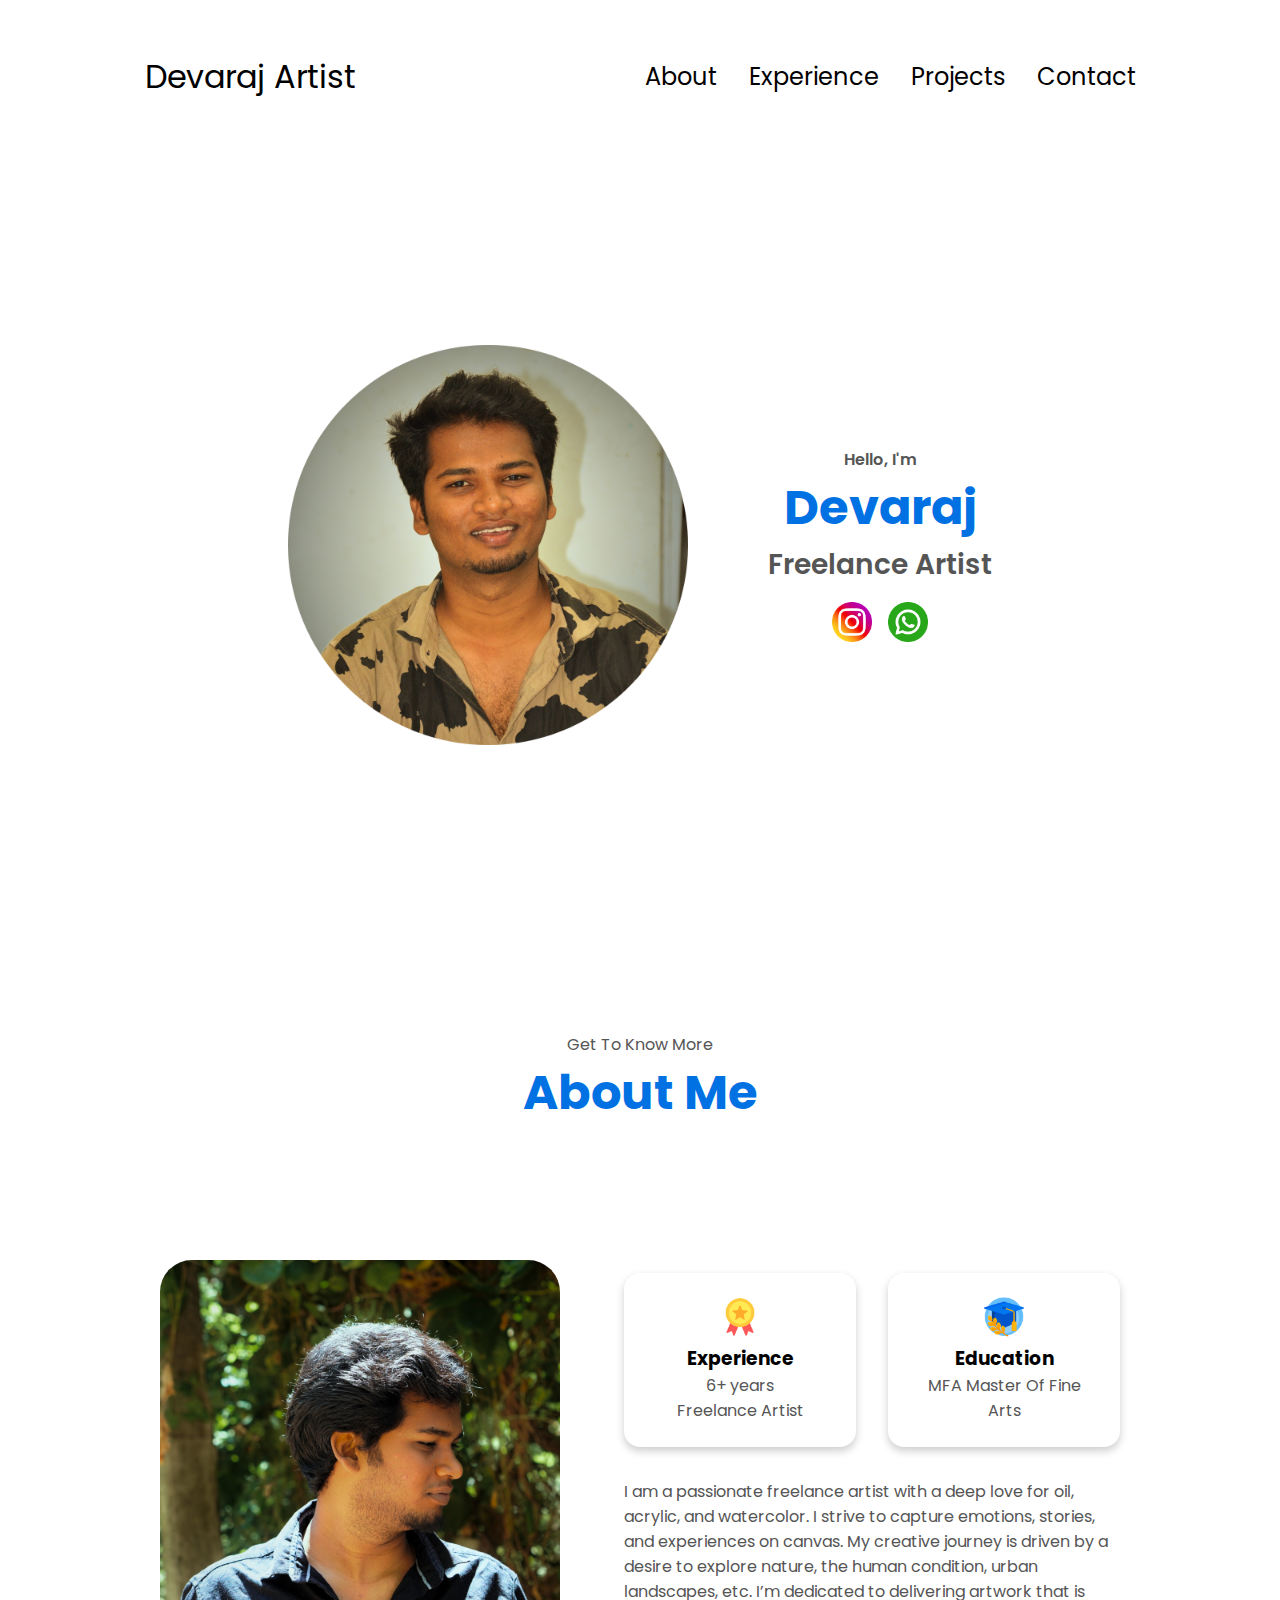
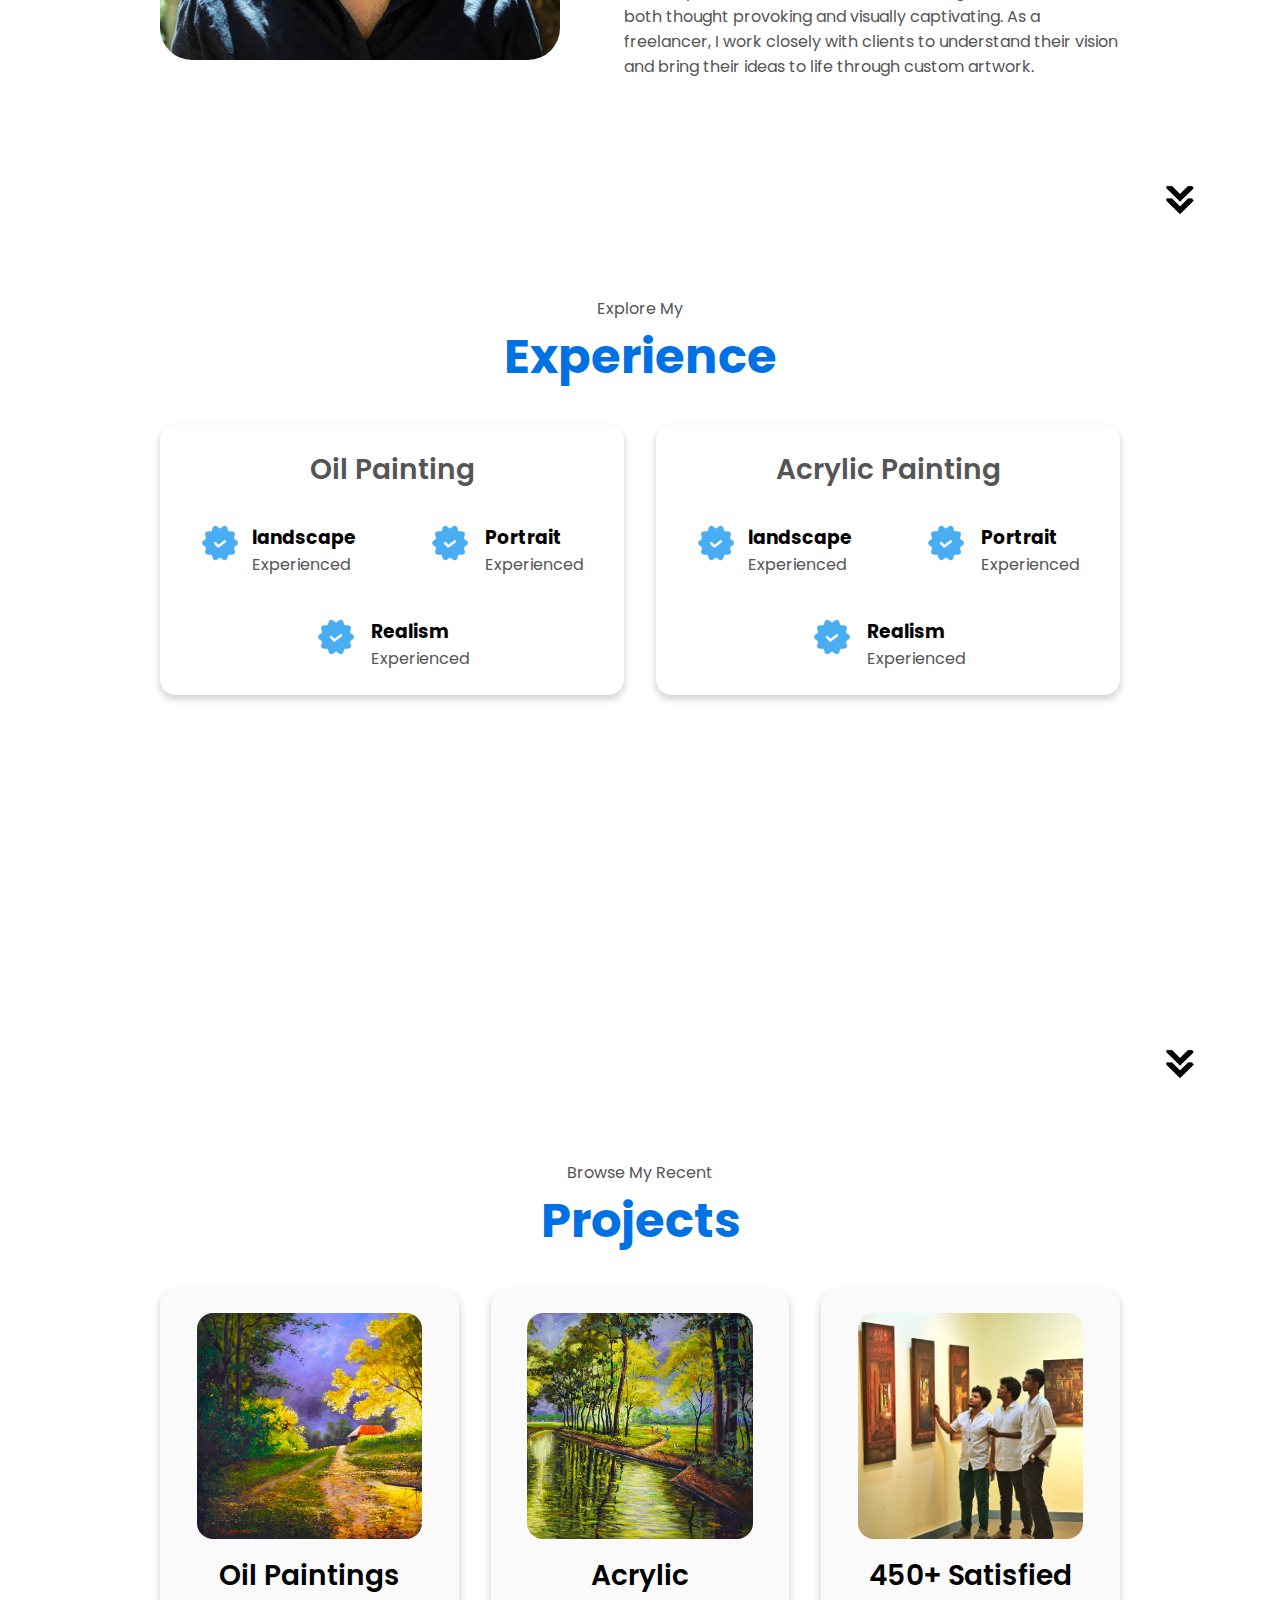
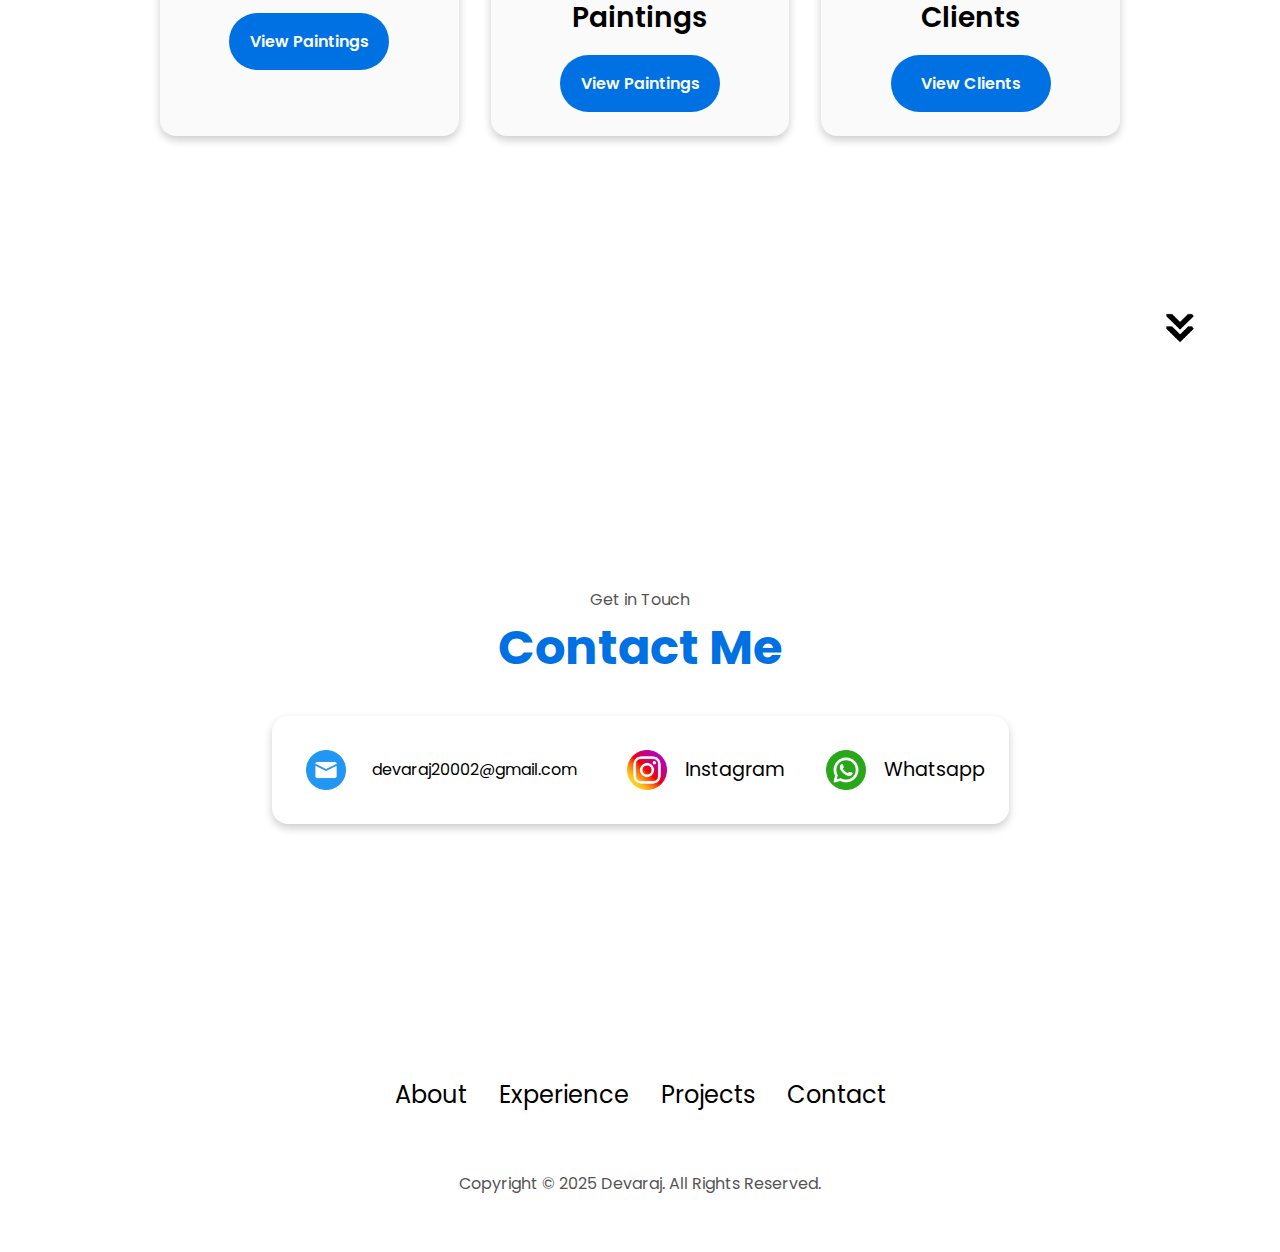
<file: index.html>
<!DOCTYPE html>
<html lang="en">
  <head>
    <meta charset="UTF-8" />
    <meta http-equiv="X-UA-Compatible" content="IE=edge" />
    <meta name="viewport" content="width=device-width, initial-scale=1.0" />
    <title>Profile</title>
    <link rel="shortcut icon" href="assets/paint-palette.png" type="image/x-icon">
    <link rel="stylesheet" href="style.css" />
    <link rel="stylesheet" href="mediaqueries.css" />
  </head>
  <body>
    <nav id="desktop-nav">
      <div class="logo">Devaraj Artist</div>
      <div>
        <ul class="nav-links">
          <li><a href="#about">About</a></li>
          <li><a href="#experience">Experience</a></li>
          <li><a href="#projects">Projects</a></li>
          <li><a href="#contact">Contact</a></li>
        </ul>
      </div>
    </nav>
    <nav id="hamburger-nav">
      <div class="logo">Devaraj Artist</div>
      <div class="hamburger-menu">
        <div class="hamburger-icon" onclick="toggleMenu()">
          <span></span>
          <span></span>
          <span></span>
        </div>
        <div class="menu-links">
          <li><a href="#about" onclick="toggleMenu()">About</a></li>
          <li><a href="#experience" onclick="toggleMenu()">Experience</a></li>
          <li><a href="#projects" onclick="toggleMenu()">Projects</a></li>
          <li><a href="#contact" onclick="toggleMenu()">Contact</a></li>
        </div>
      </div>
    </nav>
    <section id="profile">
      <div class="section__pic-container">
        <img src="./assets/new.png" alt="profile picture" />
      </div>
      <div class="section__text">
        <p class="section__text__p1">Hello, I'm</p>
        <h1 class="title">Devaraj</h1>
        <p class="section__text__p2">Freelance Artist</p>
        <!-- <div class="btn-container">
          <button
            class="btn btn-color-2"
            onclick="window.open('./assets/resume-example.pdf')"
          >
            Download CV
          </button>
          <button class="btn btn-color-1" onclick="location.href='./#contact'">
            Contact Info
          </button>
        </div> -->
        <div id="socials-container">
          <img
            src="./assets/social.png"
            alt="My Instagram profile"
            class="icon"
            onclick="location.href='https://www.instagram.com/devaraj.paintings/'" 
          />
          <img
            src="./assets/whatsapp.png"
            alt="My Whatsapp profile"
            class="icon"
            onclick="location.href='https://wa.me/6379340034/?text=hi'"
          />
        </div>
      </div>
    </section>
    <section id="about">
      <p class="section__text__p1">Get To Know More</p>
      <h1 class="title">About Me</h1>
      <div class="section-container">
        <div class="section__pic-container">
          <img
            src="./assets/deva.png"
            alt="Profile picture"
            class="about-pic"
          />
        </div>
        <div class="about-details-container">
          <div class="about-containers">
            <div class="details-container">
              <img
                src="./assets/medal.png"
                alt="Experience icon"
                class="icon"
              />
              <h3>Experience</h3>
              <p>6+ years <br />Freelance Artist</p>
            </div>
            <div class="details-container">
              <img
                src="./assets/graduation-cap.png"
                alt="Education icon"
                class="icon"
              />
              <h3>Education</h3>
              <p>MFA Master Of Fine Arts</p>
              <!-- <p>B.Sc. Bachelors Degree<br />M.Sc. Masters Degree</p> -->
            </div>
          </div>
          <div class="text-container">
            <p>
              I am a passionate freelance artist with a deep love for oil, acrylic, and 
              watercolor. I strive to capture emotions,
               stories, and experiences on canvas. My creative journey is driven by 
               a desire to explore nature, the human condition, urban landscapes, etc. 
               I’m dedicated to delivering artwork that is both thought provoking and 
               visually captivating. As a freelancer, I work closely with clients to
                understand their vision and bring their ideas to life through custom artwork.
            </p>
          </div>
        </div>
      </div>
      <img
        src="./assets/arrow.png"
        alt="Arrow icon"
        class="icon arrow"
        onclick="location.href='./#experience'"
      />
    </section>
    <section id="experience">
      <p class="section__text__p1">Explore My</p>
      <h1 class="title">Experience</h1>
      <div class="experience-details-container">
        <div class="about-containers">
          <div class="details-container">
            <h2 class="experience-sub-title">Oil Painting</h2>
            <div class="article-container">
              <article>
                <img
                  src="./assets/verified.png"
                  alt="Experience icon"
                  class="icon"
                />
                <div>
                  <h3>landscape</h3>
                  <p>Experienced</p>
                </div>
              </article>
              <article>
                <img
                  src="./assets/verified.png"
                  alt="Experience icon"
                  class="icon"
                />
                <div>
                  <h3>Portrait</h3>
                  <p>Experienced</p>
                </div>
              </article>
              <article>
                <img
                  src="./assets/verified.png"
                  alt="Experience icon"
                  class="icon"
                />
                <div>
                  <h3>Realism</h3>
                  <p>Experienced</p>
                </div>
              </article>
            </div>
          </div>
          <div class="details-container">
            <h2 class="experience-sub-title">Acrylic Painting</h2>
            <div class="article-container">
              <article>
                <img
                  src="./assets/verified.png"
                  alt="Experience icon"
                  class="icon"
                />
                <div>
                  <h3>landscape</h3>
                  <p>Experienced</p>
                </div>
              </article>
              <article>
                <img
                  src="./assets/verified.png"
                  alt="Experience icon"
                  class="icon"
                />
                <div>
                  <h3>Portrait</h3>
                  <p>Experienced</p>
                </div>
              </article>
              <article>
                <img
                  src="./assets/verified.png"
                  alt="Experience icon"
                  class="icon"
                />
                <div>
                  <h3>Realism</h3>
                  <p>Experienced</p>
                </div>
              </article>
              <!-- <article>
                <img
                  src="./assets/verified.png"
                  alt="Experience icon"
                  class="icon"
                />
                <div>
                  <h3>Impressionism</h3>
                  <p>Experienced</p>
                </div>
              </article> -->
            </div>
          </div>
        </div>
      </div>
      <img
        src="./assets/arrow.png"
        alt="Arrow icon"
        class="icon arrow"
        onclick="location.href='./#projects'"
      />
    </section>
    <section id="projects">
      <p class="section__text__p1">Browse My Recent</p>
      <h1 class="title">Projects</h1>
      <div class="experience-details-container">
        <div class="about-containers">
          <div class="details-container color-container">
            <div class="article-container">
              <img
                src="./assets/Painting-1.JPG"
                alt="Project 1"
                class="project-img"
              />
            </div>
            <h2 class="experience-sub-title project-title">Oil Paintings</h2>
            <div class="btn-container">

              <!-- <button
                class="btn btn-color-2 project-btn"
                onclick="location.href='oil-paintings.html'"
              >
                View Paintings
              </button> -->
              <a class="btn btn-color-2 project-btn" href="oil-paintings.html"
               style="text-decoration:none; background: #0071e3;
                -webkit-tap-highlight-color: transparent !important; 
                color: rgb(250, 250, 250);"
               >View Paintings</a>
              <!-- <button
                class="btn btn-color-2 project-btn"
                onclick="location.href='https://github.com/'"
              >
                Live Demo
              </button> -->
            </div>
          </div>
          <div class="details-container color-container">
            <div class="article-container">
              <img
                src="./assets/Painting-2.JPG"
                alt="Project 2"
                class="project-img"
              />
            </div>
            <h2 class="experience-sub-title project-title">Acrylic Paintings</h2>
            <div class="btn-container">

              <a class="btn btn-color-2 project-btn" href="acrylic-paintings.html"
               style="text-decoration:none; background: #0071e3;
                -webkit-tap-highlight-color: transparent !important;
                color: rgb(250, 250, 250);"
               >View Paintings</a>
              <!-- <a href="acrylic-paintings.html">llll</a> -->
              <!-- <button
                class="btn btn-color-2 project-btn"
                onclick="location.href='/acrylic-paintings.html'"
              >
                View Paintings
              </button> -->
              <!-- <button
                class="btn btn-color-2 project-btn"
                onclick="location.href='https://github.com/'"
              >
                Live Demo
              </button> -->
            </div>
          </div>
          <div class="details-container color-container">
            <div class="article-container">
              <img
                src="./assets/clients.png"
                alt="Project 3"
                class="project-img"
              />
            </div>
            <h2 class="experience-sub-title project-title">450+ Satisfied Clients</h2>
            <div class="btn-container">
              <a class="btn btn-color-2 project-btn" href="client.html"
               style="background: #0071e3;
                -webkit-tap-highlight-color: transparent !important;
                color: rgb(250, 250, 250);"
               >View Clients</a>
              <!-- <button
                class="btn btn-color-2 project-btn"
                onclick="location.href='/client.html'"
              >
                View Clients
              </button> -->
              <!-- <button
                class="btn btn-color-2 project-btn"
                onclick="location.href='https://github.com/'"
              >
                Live Demo
              </button> -->
            </div>
          </div>
        </div>
      </div>
      <img
        src="./assets/arrow.png"
        alt="Arrow icon"
        class="icon arrow"
        onclick="location.href='./#contact'"
      />
    </section>

    <!-- <section id="order">
      <p class="section__text__p1">Place an Order</p>
      <h1 class="title">Shipping</h1>
      <div class="order-card-container">
          <div class="order-card">
            <img class="order-img" src="assets/order/package.png" alt="order1">
            <h2 class="order-title">Secured Package</h2>
          </div>
          <div class="order-card">
            <img class="order-img" src="assets/order/package.png" alt="order1">
            <h2 class="order-title">Free & Fast Shipping</h2>
          </div>
          <div class="order-card">
            <img class="order-img" src="assets/order/package.png" alt="order1">
            <h2 class="order-title">India & International</h2>
          </div>
          <div class="order-card">
            <img class="order-img" src="assets/order/package.png" alt="order1">
            <h2 class="order-title">Delivery</h2>
          </div>
          <div class="order-card">
            <img class="order-img" src="assets/order/package.png" alt="order1">
            <h2 class="order-title">Payment</h2>
          </div>
      </div> -->
      
    </section>

    
    <section id="contact">
      <p class="section__text__p1">Get in Touch</p>
      <h1 class="title">Contact Me</h1>
      <div class="contact-info-upper-container">
        <div class="contact-info-container">
          <img
            src="./assets/mail.png"
            alt="Email icon"
            class="icon contact-icon email-icon"
          />
          <p><div>devaraj20002@gmail.com</div></p>
        </div>
        <div class="contact-info-container" style="color:#0071e3">
          <img
            src="./assets/social.png"
            alt="LinkedIn icon"
            class="icon contact-icon"
          />
          <p><a href="https://www.instagram.com/devaraj.paintings/"
             style="-webkit-tap-highlight-color: transparent !important;"
             >Instagram</a></p>
            </div>

        <div class="contact-info-container">
          <img
            src="./assets/whatsapp.png"
            alt="LinkedIn icon"
            class="icon contact-icon"
          />
          <p><a alt="Instagram" onclick="location.href='https://wa.me/6379340034/?text=hi'"
             style="text-decoration:none; -webkit-tap-highlight-color: transparent !important;"
             >Whatsapp</a></p>
            </div>
        </div>
      </div>
    </section>
    <footer>
      <nav>
        <div class="nav-links-container">
          <ul class="nav-links">
            <li><a href="#about">About</a></li>
            <li><a href="#experience">Experience</a></li>
            <li><a href="#projects">Projects</a></li>
            <li><a href="#contact">Contact</a></li>
          </ul>
        </div>
      </nav>
      <p>Copyright &#169; 2025 Devaraj. All Rights Reserved.</p>
    </footer>
    <script src="script.js"></script>
  </body>
</html>
</file>
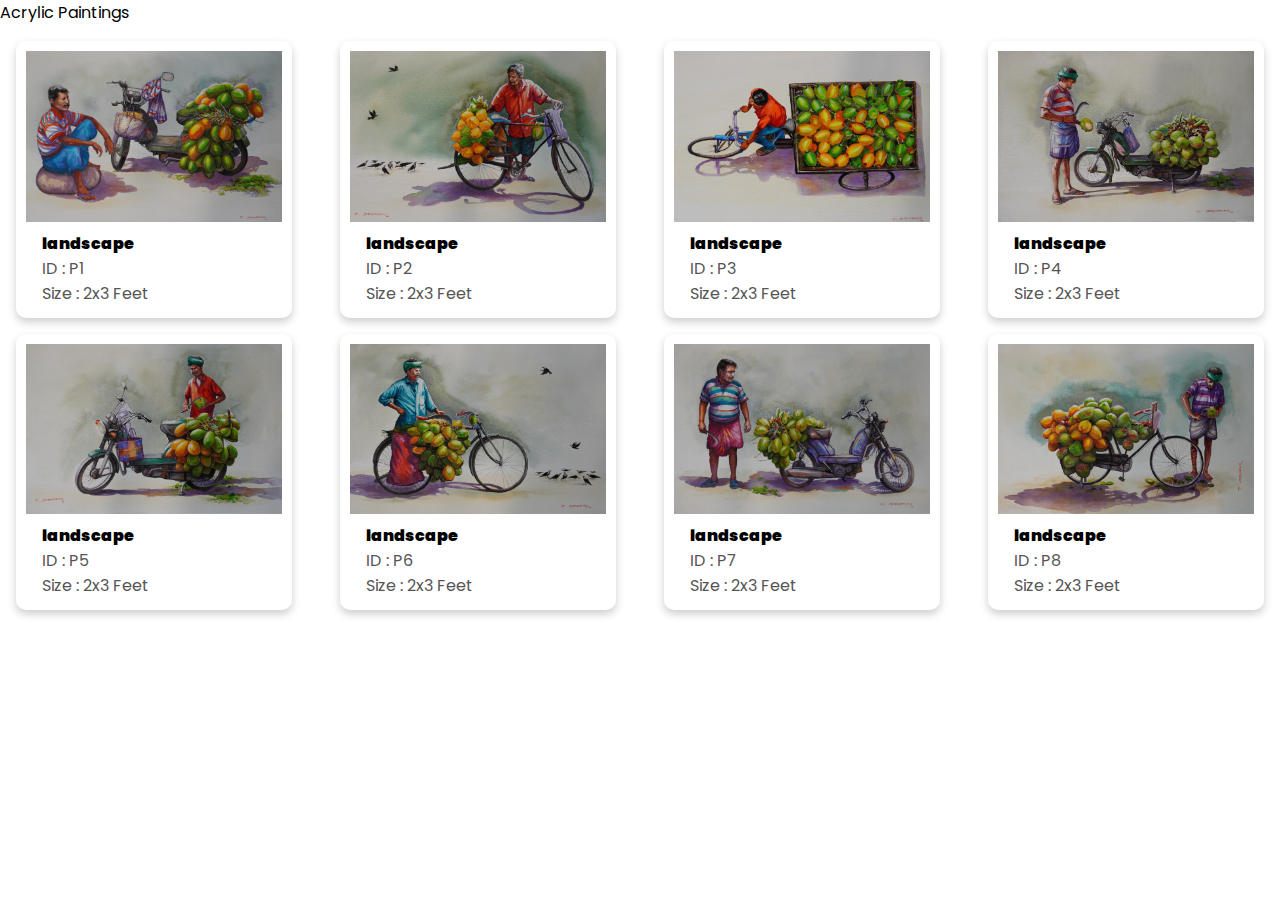
<file: acrylic-paintings.html>
<!DOCTYPE html>
<html lang="en">
<head>
    <meta charset="UTF-8">
    <meta name="viewport" content="width=device-width, initial-scale=1.0">
    <link rel="shortcut icon" href="assets/paint-palette.png" type="image/x-icon">
    <title>Acrylic Paintings</title>
    <link rel="stylesheet" href="acrylic.css">
    <link rel="stylesheet" href="acrylicmedia.css">
    <link rel="stylesheet" href="index.html">
</head>
<body>
    <nav id="desktop-nav">
        <div class="logo">Devaraj Artist</div>
        <div>
            <ul class="nav-links">
                <li><a href="index.html">About</a></li>
                <li><a href="index.html">Experience</a></li>
                <li><a href="#Projects">Projects</a></li>
                <li><a href="#Contact">Contact</a></li>
            </ul>
        </div>
       </nav>
       <nav id="hamburger-nav">
        <div class="logo">Devaraj Artist</div>
        <div class="hamburger-menu">
            <div class="hamburger-icon" onclick="toggleMenu()">
                <span></span>
                <span></span>
                <span></span>
    
            </div>
            <div class="menu-links">
                <li><a href="#about" onclick="toggleMenu()">About</a></li>
                <li><a href="#Experience" onclick="toggleMenu()" >Experience</a></li>
                <li><a href="#Projects" onclick="toggleMenu()">Projects</a></li>
                <li><a href="#Contact" onclick="toggleMenu()">Contact</a></li>
            </div>
        </div>
    </nav>
    <div class="oil-title">Acrylic Paintings</div>
    <div class="card-container">
        <div class="card">
            <img src="./assets/acrylic/a1.jpeg" alt="Avatar" style="width:100%">
            <div class="container">
              <h4><b>landscape</b></h4>
              <p>ID : P1</p>
              <p>Size : 2x3 Feet</p>
            </div>
          </div>
        <div class="card">
            <img src="./assets/acrylic/a2.jpeg" alt="Avatar" style="width:100%">
            <div class="container">
              <h4><b>landscape</b></h4>
              <p>ID : P2</p>
              <p>Size : 2x3 Feet</p>
            </div>
          </div>
        <div class="card">
            <img src="./assets/acrylic/a3.jpeg" alt="Avatar" style="width:100%">
            <div class="container">
              <h4><b>landscape</b></h4>
              <p>ID : P3</p>
              <p>Size : 2x3 Feet</p>
            </div>
          </div>
        <div class="card">
            <img src="./assets/acrylic/a4.jpeg" alt="Avatar" style="width:100%">
            <div class="container">
              <h4><b>landscape</b></h4>
              <p>ID : P4</p>
              <p>Size : 2x3 Feet</p>
            </div>
          </div>
        <div class="card">
            <img src="./assets/acrylic/a5.jpeg" alt="Avatar" style="width:100%">
            <div class="container">
              <h4><b>landscape</b></h4>
              <p>ID : P5</p>
              <p>Size : 2x3 Feet</p>
            </div>
          </div>
        <div class="card">
            <img src="./assets/acrylic/a6.jpeg" alt="Avatar" style="width:100%">
            <div class="container">
              <h4><b>landscape</b></h4>
              <p>ID : P6</p>
              <p>Size : 2x3 Feet</p>
            </div>
          </div>
        <div class="card">
            <img src="./assets/acrylic/a7.jpeg" alt="Avatar" style="width:100%">
            <div class="container">
              <h4><b>landscape</b></h4>
              <p>ID : P7</p>
              <p>Size : 2x3 Feet</p>
            </div>
          </div>
        <div class="card">
            <img src="./assets/acrylic/a8.jpeg" alt="Avatar" style="width:100%">
            <div class="container">
              <h4><b>landscape</b></h4>
              <p>ID : P8</p>
              <p>Size : 2x3 Feet</p>
            </div>
          </div>
        <!-- <div class="card">
            <img src="./assets/acrylic/a9.jpg" alt="Avatar" style="width:100%">
            <div class="container">
              <h4><b>landscape</b></h4>
              <p>ID : P1</p>
              <p>Size : 2x3 Feet</p>
            </div>
          </div>
        <div class="card">
            <img src="./assets/oil.jpg" alt="Avatar" style="width:100%">
            <div class="container">
              <h4><b>landscape</b></h4>
              <p>ID : P1</p>
              <p>Size : 2x3 Feet</p>
            </div>
          </div>
        <div class="card">
            <img src="./assets/oil.jpg" alt="Avatar" style="width:100%">
            <div class="container">
              <h4><b>landscape</b></h4>
              <p>ID : P1</p>
              <p>Size : 2x3 Feet</p>
            </div>
          </div>
        <div class="card">
            <img src="./assets/oil.jpg" alt="Avatar" style="width:100%">
            <div class="container">
              <h4><b>landscape</b></h4>
              <p>ID : P1</p>
              <p>Size : 2x3 Feet</p>
            </div>
          </div>
        <div class="card">
            <img src="./assets/oil.jpg" alt="Avatar" style="width:100%">
            <div class="container">
              <h4><b>landscape</b></h4>
              <p>ID : P1</p>
              <p>Size : 2x3 Feet</p>
            </div>
          </div>
        <div class="card">
            <img src="./assets/oil.jpg" alt="Avatar" style="width:100%">
            <div class="container">
              <h4><b>landscape</b></h4>
              <p>ID : P1</p>
              <p>Size : 2x3 Feet</p>
            </div>
          </div>
        <div class="card">
            <img src="./assets/oil.jpg" alt="Avatar" style="width:100%">
            <div class="container">
              <h4><b>landscape</b></h4>
              <p>ID : P1</p>
              <p>Size : 2x3 Feet</p>
            </div>
          </div>
        <div class="card">
            <img src="./assets/oil.jpg" alt="Avatar" style="width:100%">
            <div class="container">
              <h4><b>landscape</b></h4>
              <p>ID : P1</p>
              <p>Size : 2x3 Feet</p>
            </div>
          </div>
        <div class="card">
            <img src="./assets/oil.jpg" alt="Avatar" style="width:100%">
            <div class="container">
              <h4><b>landscape</b></h4>
              <p>ID : P1</p>
              <p>Size : 2x3 Feet</p>
            </div>
          </div>
        <div class="card">
            <img src="./assets/oil.jpg" alt="Avatar" style="width:100%">
            <div class="container">
              <h4><b>landscape</b></h4>
              <p>ID : P1</p>
              <p>Size : 2x3 Feet</p>
            </div>
          </div>
        <div class="card">
            <img src="./assets/oil.jpg" alt="Avatar" style="width:100%">
            <div class="container">
              <h4><b>landscape</b></h4>
              <p>ID : P1</p>
              <p>Size : 2x3 Feet</p>
            </div>
          </div>
        <div class="card">
            <img src="./assets/oil.jpg" alt="Avatar" style="width:100%">
            <div class="container">
              <h4><b>landscape</b></h4>
              <p>ID : P1</p>
              <p>Size : 2x3 Feet</p>
            </div>
          </div> -->
    </div>

        <script src="acrylicscript.js"></script>
</body>
</html>
</file>
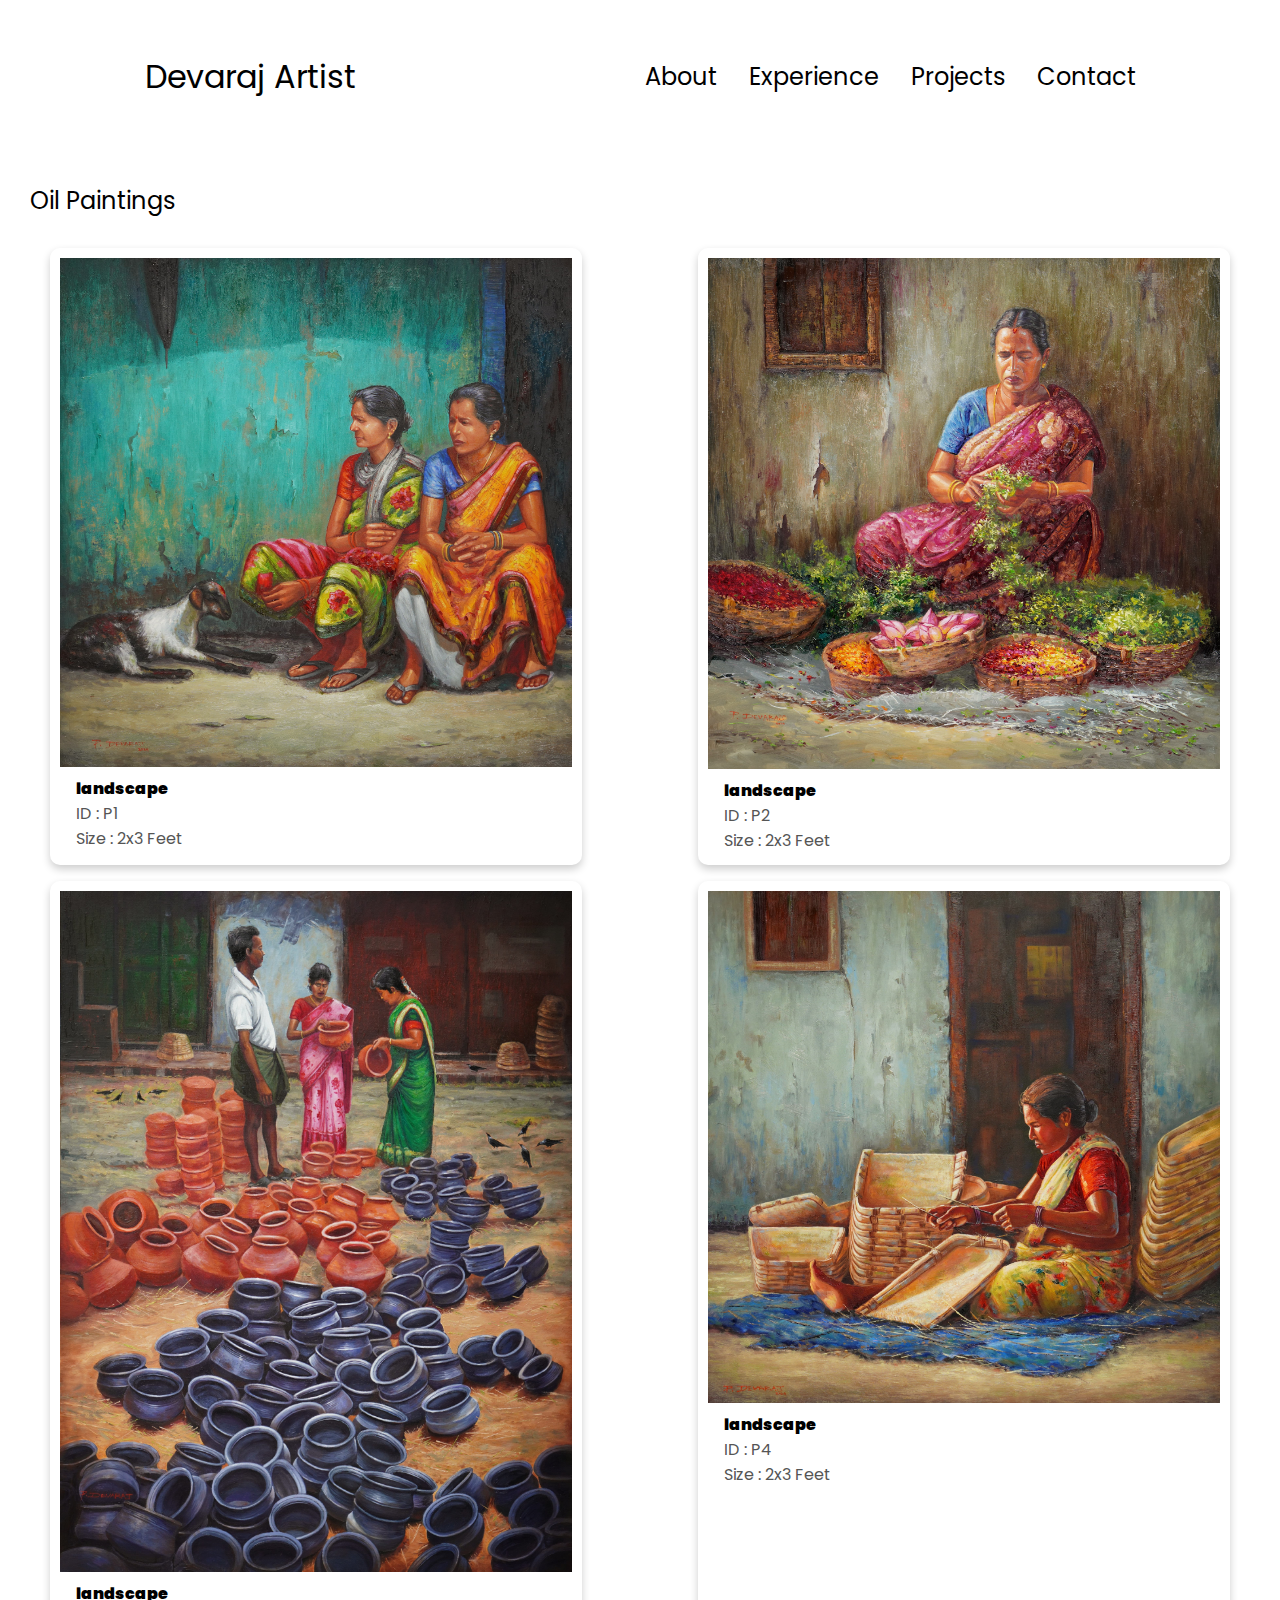
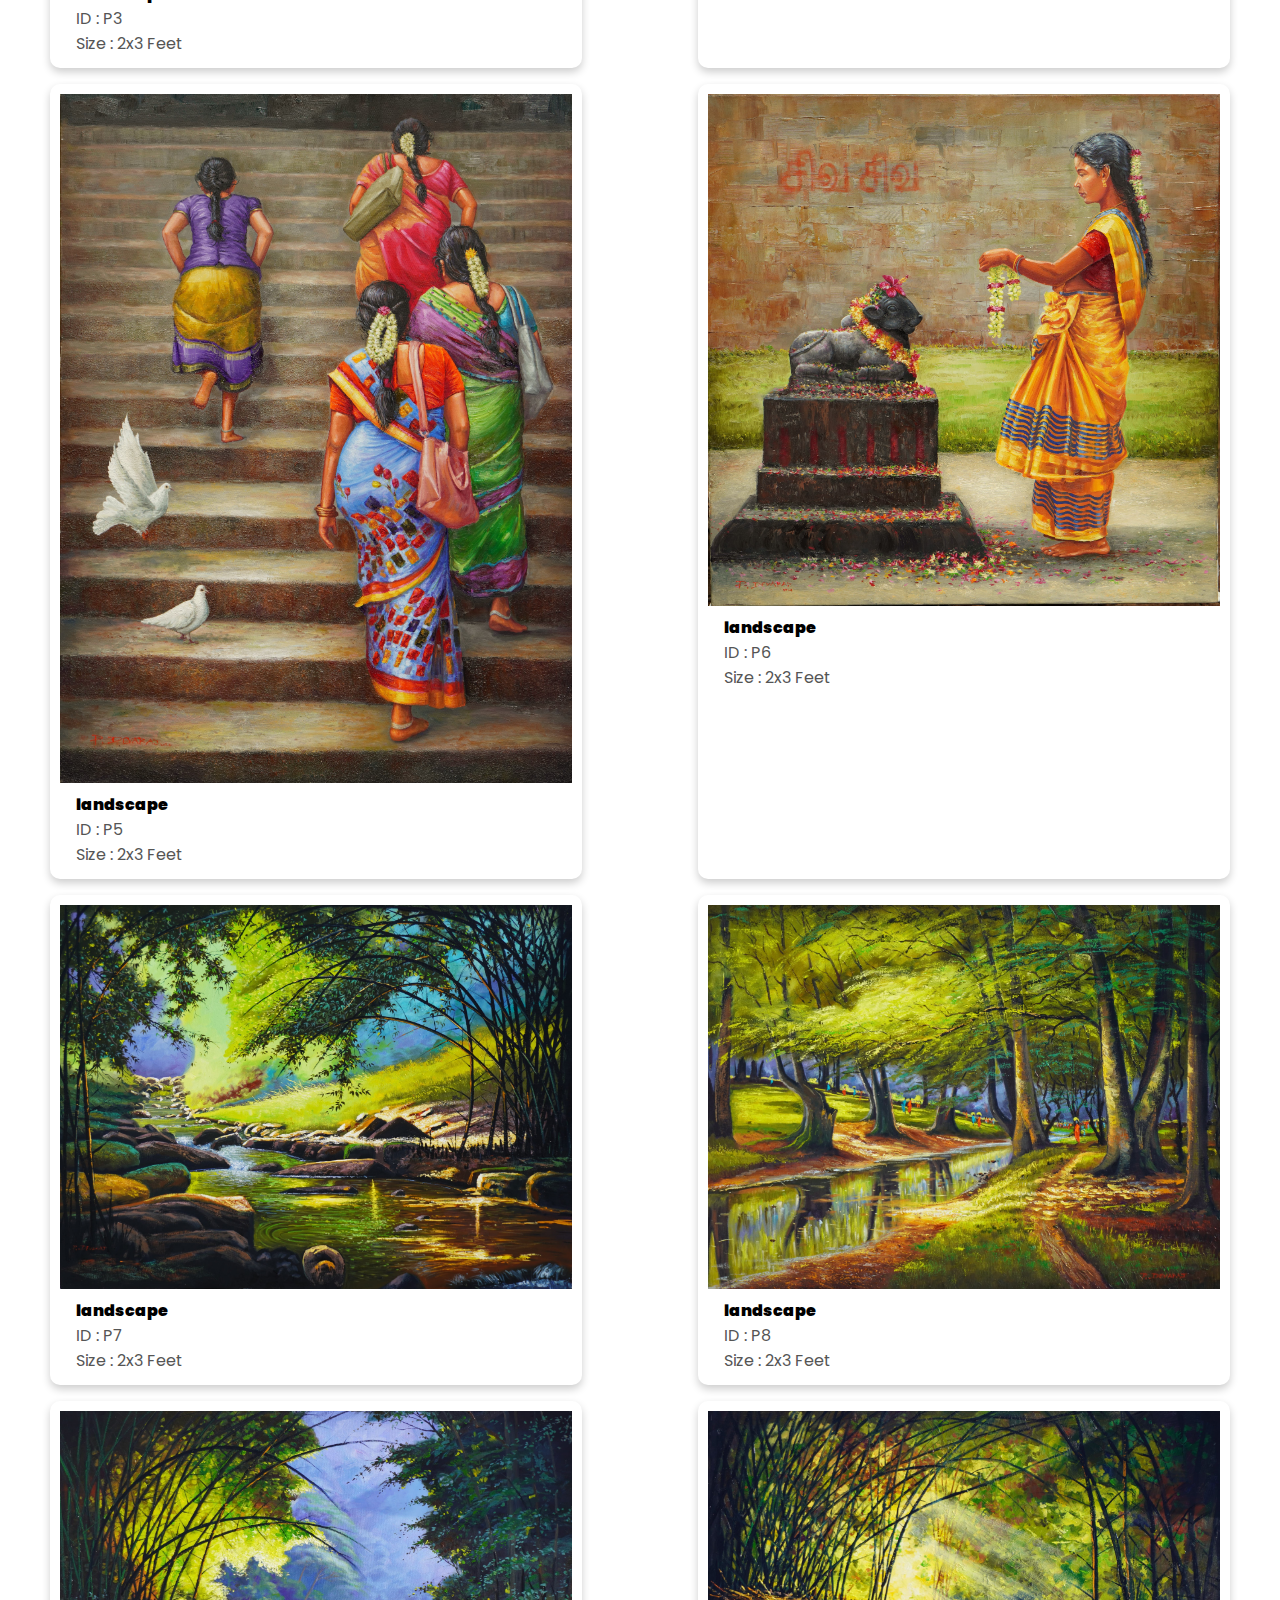
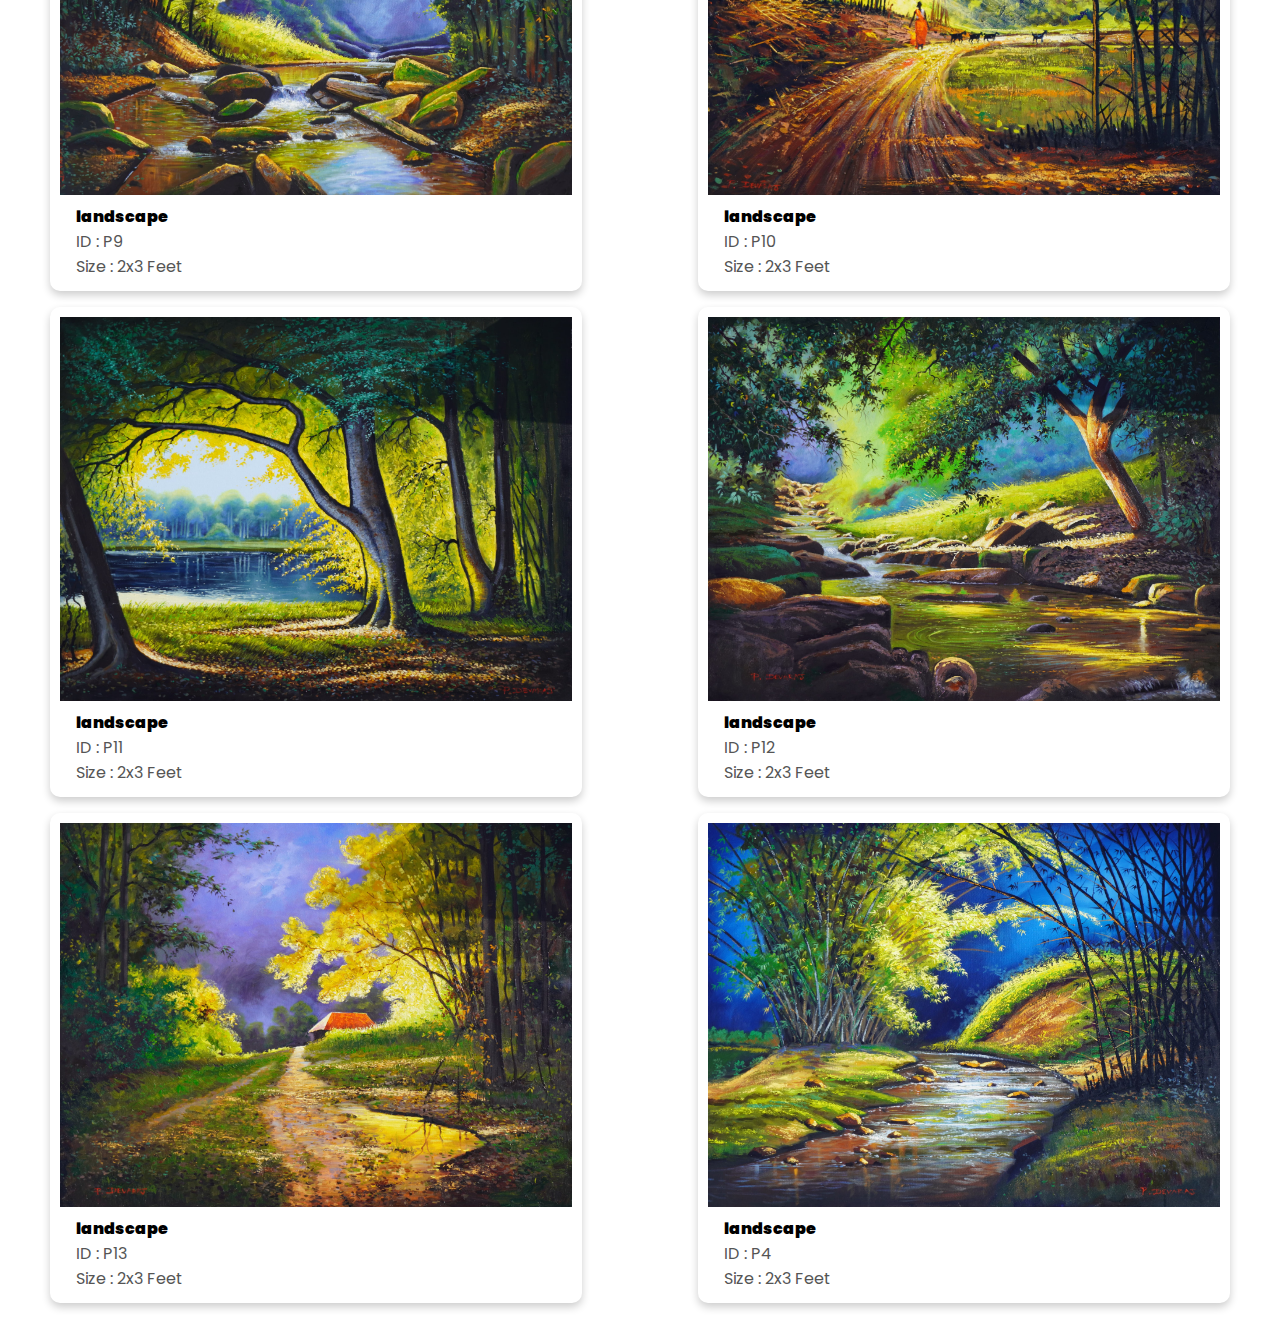
<file: oil-paintings.html>
<!DOCTYPE html>
<html lang="en">
<head>
    <meta charset="UTF-8">
    <meta name="viewport" content="width=device-width, initial-scale=1.0">
    <link rel="shortcut icon" href="assets/paint-palette.png" type="image/x-icon">
    <title>Oil Paintings</title>
    <link rel="stylesheet" href="oil-p.css">
    <link rel="stylesheet" href="oil-media-q.css">
    <link rel="stylesheet" href="index.html">
</head>
<body>
    <nav id="desktop-nav">
        <div class="logo">Devaraj Artist</div>
        <div>
            <ul class="nav-links">
                <li><a href="index.html">About</a></li>
                <li><a href="index.html">Experience</a></li>
                <li><a href="#Projects">Projects</a></li>
                <li><a href="#Contact">Contact</a></li>
            </ul>
        </div>
       </nav>
       <nav id="hamburger-nav">
        <div class="logo">Devaraj Artist</div>
        <div class="hamburger-menu">
            <div class="hamburger-icon" onclick="toggleMenu()">
                <span></span>
                <span></span>
                <span></span>
    
            </div>
            <div class="menu-links">
                <li><a href="#about" onclick="toggleMenu()">About</a></li>
                <li><a href="#Experience" onclick="toggleMenu()" >Experience</a></li>
                <li><a href="#Projects" onclick="toggleMenu()">Projects</a></li>
                <li><a href="#Contact" onclick="toggleMenu()">Contact</a></li>
            </div>
        </div>
    </nav>
    <div class="oil-title">Oil Paintings</div>
    <div class="card-container">
        <div class="card">
            <img src="./assets/oil/o1.jpeg" alt="Avatar" style="width:100%">
            <div class="container">
              <h4><b>landscape</b></h4>
              <p>ID : P1</p>
              <p>Size : 2x3 Feet</p>
            </div>
          </div>
        <div class="card">
            <img src="./assets/oil/o2.jpeg" alt="Avatar" style="width:100%">
            <div class="container">
              <h4><b>landscape</b></h4>
              <p>ID : P2</p>
              <p>Size : 2x3 Feet</p>
            </div>
          </div>
        <div class="card">
            <img src="./assets/oil/o3.jpeg" alt="Avatar" style="width:100%">
            <div class="container">
              <h4><b>landscape</b></h4>
              <p>ID : P3</p>
              <p>Size : 2x3 Feet</p>
            </div>
          </div>
        <div class="card">
            <img src="./assets/oil/o4.jpeg" alt="Avatar" style="width:100%">
            <div class="container">
              <h4><b>landscape</b></h4>
              <p>ID : P4</p>
              <p>Size : 2x3 Feet</p>
            </div>
          </div>
        <div class="card">
            <img src="./assets/oil/o5.jpeg" alt="Avatar" style="width:100%">
            <div class="container">
              <h4><b>landscape</b></h4>
              <p>ID : P5</p>
              <p>Size : 2x3 Feet</p>
            </div>
          </div>
        <div class="card">
            <img src="./assets/oil/o6.jpeg" alt="Avatar" style="width:100%">
            <div class="container">
              <h4><b>landscape</b></h4>
              <p>ID : P6</p>
              <p>Size : 2x3 Feet</p>
            </div>
          </div>
        <div class="card">
            <img src="./assets/oil/o7.jpeg" alt="Avatar" style="width:100%">
            <div class="container">
              <h4><b>landscape</b></h4>
              <p>ID : P7</p>
              <p>Size : 2x3 Feet</p>
            </div>
          </div>
        <div class="card">
            <img src="./assets/oil/o8.jpeg" alt="Avatar" style="width:100%">
            <div class="container">
              <h4><b>landscape</b></h4>
              <p>ID : P8</p>
              <p>Size : 2x3 Feet</p>
            </div>
          </div>
        <div class="card">
            <img src="./assets/oil/o9.jpeg" alt="Avatar" style="width:100%">
            <div class="container">
              <h4><b>landscape</b></h4>
              <p>ID : P9</p>
              <p>Size : 2x3 Feet</p>
            </div>
          </div>
        <div class="card">
            <img src="./assets/oil/o10.jpeg" alt="Avatar" style="width:100%">
            <div class="container">
              <h4><b>landscape</b></h4>
              <p>ID : P10</p>
              <p>Size : 2x3 Feet</p>
            </div>
          </div>
        <div class="card">
            <img src="./assets/oil/o11.jpeg" alt="Avatar" style="width:100%">
            <div class="container">
              <h4><b>landscape</b></h4>
              <p>ID : P11</p>
              <p>Size : 2x3 Feet</p>
            </div>
          </div>
        <div class="card">
            <img src="./assets/oil/o12.jpeg" alt="Avatar" style="width:100%">
            <div class="container">
              <h4><b>landscape</b></h4>
              <p>ID : P12</p>
              <p>Size : 2x3 Feet</p>
            </div>
          </div>
        <div class="card">
            <img src="./assets/oil/o13.jpeg" alt="Avatar" style="width:100%">
            <div class="container">
              <h4><b>landscape</b></h4>
              <p>ID : P13</p>
              <p>Size : 2x3 Feet</p>
            </div>
          </div>
        <div class="card">
            <img src="./assets/oil/o14.jpeg" alt="Avatar" style="width:100%">
            <div class="container">
              <h4><b>landscape</b></h4>
              <p>ID : P4</p>
              <p>Size : 2x3 Feet</p>
            </div>
          </div>
        <!-- <div class="card">
            <img src="./assets/oil/o15.jpg" alt="Avatar" style="width:100%">
            <div class="container">
              <h4><b>landscape</b></h4>
              <p>ID : P1</p>
              <p>Size : 2x3 Feet</p>
            </div>
          </div>
        <div class="card">
            <img src="./assets/oil.jpg" alt="Avatar" style="width:100%">
            <div class="container">
              <h4><b>landscape</b></h4>
              <p>ID : P1</p>
              <p>Size : 2x3 Feet</p>
            </div>
          </div>
        <div class="card">
            <img src="./assets/oil.jpg" alt="Avatar" style="width:100%">
            <div class="container">
              <h4><b>landscape</b></h4>
              <p>ID : P1</p>
              <p>Size : 2x3 Feet</p>
            </div>
          </div>
        <div class="card">
            <img src="./assets/oil.jpg" alt="Avatar" style="width:100%">
            <div class="container">
              <h4><b>landscape</b></h4>
              <p>ID : P1</p>
              <p>Size : 2x3 Feet</p>
            </div>
          </div>
        <div class="card">
            <img src="./assets/oil.jpg" alt="Avatar" style="width:100%">
            <div class="container">
              <h4><b>landscape</b></h4>
              <p>ID : P1</p>
              <p>Size : 2x3 Feet</p>
            </div>
          </div>
        <div class="card">
            <img src="./assets/oil.jpg" alt="Avatar" style="width:100%">
            <div class="container">
              <h4><b>landscape</b></h4>
              <p>ID : P1</p>
              <p>Size : 2x3 Feet</p>
            </div>
          </div> -->
    </div>

        <script src="oilscript.js"></script>
</body>
</html>
</file>
<file: style.css>
/* GENERAL */

@import url("https://fonts.googleapis.com/css2?family=Poppins:wght@300;400;500;600&display=swap");

* {
  margin: 0;
  padding: 0;
}

body {
  font-family: "Poppins", sans-serif;
  /* background: #45bdbd; */
}

html {
  scroll-behavior: smooth;
}

p {
  color: rgb(85, 85, 85);
}

/* TRANSITION */

a,
.btn {
  transition: all 300ms ease;
}

/* DESKTOP NAV */

nav,
.nav-links {
  display: flex;
}

nav {
  justify-content: space-around;
  align-items: center;
  height: 17vh;
}

.nav-links {
  gap: 2rem;
  list-style: none;
  font-size: 1.5rem;
}

a {
  color: black;
  text-decoration: none;
  text-decoration-color: white;
}

a:hover {
  color: #0071e3;
  /* text-decoration: underline;
  text-underline-offset: 1rem; */
  text-decoration-color: rgb(181, 181, 181);
}

.logo {
  font-size: 2rem;
  /* color:  #0071e3; */
}

.logo:hover {
  cursor: default;
}

/* HAMBURGER MENU */

#hamburger-nav {
  display: none;
}

.hamburger-menu {
  position: relative;
  display: inline-block;
}

.hamburger-icon {
  display: flex;
  flex-direction: column;
  justify-content: space-between;
  height: 24px;
  width: 30px;
  cursor: pointer;
}

.hamburger-icon span {
  width: 100%;
  height: 2px;
  background-color: black;
  transition: all 0.3 ease-in-out;
}

.menu-links {
  position: absolute;
  top: 100%;
  right: 0;
  background-color: white;
  width: fit-content;
  max-height: 0;
  overflow: hidden;
  transition: all 0.3 ease-in-out;
}

.menu-links a {
  display: block;
  padding: 10px;
  text-align: center;
  font-size: 1.5rem;
  color: black;
  text-decoration: none;
  transition: all 0.3 ease-in-out;
}

.menu-links li {
  list-style: none;
}

.menu-links.open {
  max-height: 300px;
}

.hamburger-icon.open span:first-child {
  transform: rotate(45deg) translate(10px, 5px);
}

.hamburger-icon.open span:nth-child(2) {
  opacity: 0;
}

.hamburger-icon.open span:last-child {
  transform: rotate(-45deg) translate(10px, -5px);
}

.hamburger-icon span:first-child {
  transform: none;
}

.hamburger-icon span:first-child {
  opacity: 1;
}

.hamburger-icon span:first-child {
  transform: none;
}

/* SECTIONS */

section {
  padding-top: 4vh;
  height: 96vh;
  margin: 0 10rem;
  box-sizing: border-box;
  min-height: fit-content;
}

.section-container {
  display: flex;
}

/* PROFILE SECTION */

#profile {
  display: flex;
  justify-content: center;
  gap: 5rem;
  height: 80vh;
}

.section__pic-container {
  display: flex;
  height: 400px;
  width: 400px;
  margin: auto 0;
}

.section__text {
  align-self: center;
  text-align: center;
}

.section__text p {
  font-weight: 600;
}

.section__text__p1 {
  text-align: center;
}

.section__text__p2 {
  font-size: 1.75rem;
  margin-bottom: 1rem;
}

.title {
  font-size: 3rem;
  text-align: center;
  color:  #0071e3;
}

#socials-container {
  display: flex;
  justify-content: center;
  margin-top: 1rem;
  gap: 1rem;
}

/* ICONS */

.icon {
  cursor: pointer;
  height: 2.5rem;
  -webkit-tap-highlight-color: transparent !important;
}


/* BUTTONS */

.btn-container {
  display: flex;
  justify-content: center;
  gap: 1rem;
}

.btn {
  font-weight: 600;
  transition: all 300ms ease;
  padding: 1rem;
  width: 8rem;
  border-radius: 2rem;
}

.btn-color-1:hover,
.btn-color-2:hover {
  cursor: pointer;
}

.btn-color-1,
.btn-color-2:hover {
  background: rgb(53, 53, 53); 
  color: white;
}

.btn-color-1:hover {
  background: rgb(0, 0, 0);
}

/* .btn-color-2 {
  background: none;
} */

.btn-color-2:hover {
  border: rgb(255, 255, 255) 0.1rem solid;
}

.btn-container {
  gap: 1rem;
}

/* ABOUT SECTION */

#about {
  position: relative;
}

.about-containers {
  gap: 2rem;
  margin-bottom: 2rem;
  margin-top: 2rem;
}

.about-details-container {
  justify-content: center;
  flex-direction: column;
}

.about-containers,
.about-details-container {
  display: flex;
}

.about-pic {
  border-radius: 2rem;
}

.arrow {
  position: absolute;
  right: -5rem;
  bottom: 2.5rem;
}

.details-container {
  padding: 1.5rem;
  flex: 1;
  background: white;
  /* border-radius: 2rem; */
  /* border: rgb(53, 53, 53) 0.1rem solid; */
  /* border-color: rgb(163, 163, 163); */
  text-align: center;
  border-radius: 1rem;
  box-shadow: 0 4px 8px 0 rgba(0,0,0,0.2);
  transition: 0.3s;
}
.details-container:hover{
  box-shadow: 0 8px 16px 0 rgba(0,0,0,0.2);
}

.section-container {
  gap: 4rem;
  height: 80%;
}

.section__pic-container {
  height: 400px;
  width: 400px;
  margin: auto 0;
}

/* EXPERIENCE SECTION */

#experience {
  position: relative;
}

.experience-sub-title {
  color: rgb(85, 85, 85);
  font-weight: 600;
  font-size: 1.75rem;
  margin-bottom: 2rem;
}

.experience-details-container {
  display: flex;
  justify-content: center;
  flex-direction: column;
}

.article-container {
  display: flex;
  text-align: initial;
  flex-wrap: wrap;
  flex-direction: row;
  gap: 2.5rem;
  justify-content: space-around;
}

article {
  display: flex;
  width: 10rem;
  justify-content: space-around;
  gap: 0.5rem;
}

article .icon {
  cursor: default;
}

/* ORDER SECTION */
/* #order{
  position: relative;
}
.order-card {
  padding: 10px;
  border-radius: 10px;
  box-shadow: 0 4px 8px 0 rgba(0,0,0,0.2);
  transition: 0.3s;
  width: 10%;
  
}

.order-card:hover {
  box-shadow: 0 8px 16px 0 rgba(0,0,0,0.2);
}

.container {
  padding: 2px 16px;
}
.order-card-container{
  gap: 2rem;
  margin-bottom: 2rem;
  margin-top: 1rem;
  display: flex;
  flex-wrap: wrap;
  flex-direction: row;
  gap: 1rem;
  justify-content: space-around;
}
.order-img{
  width: 100%;
  border-radius: 5px;
}
.order-title{
  text-align: center;
} */


/* PROJECTS SECTION */

#projects {
  position: relative;
}

.color-container {
  border-color: rgb(163, 163, 163);
  background: rgb(250, 250, 250);
}

.project-img {
  border-radius: 1rem;
  width: 90%;
  height: 90%;
}

.project-title {
  margin: 1rem;
  color: black;
}

.project-btn {
  color: black;
  border-color: rgb(163, 163, 163);
  background-color: rgba(163, 163, 163, 0.322);
  /* border-width: medium; */
  /* border: none; */
}




/* CONTACT */

#contact {
  display: flex;
  justify-content: center;
  flex-direction: column;
  height: 70vh;
}

.contact-info-upper-container {
  display: flex;
  justify-content: center;
  border-radius: 1rem;
  /* border: rgb(53, 53, 53) 0.1rem solid; */
  border-color: rgb(163, 163, 163);
  background: (250, 250, 250);
  margin: 2rem auto;
  padding: 0.5rem;

  box-shadow: 0 4px 8px 0 rgba(0,0,0,0.2);
  transition: 0.3s;
}

.contact-info-container {
  display: flex;
  align-items: center;
  justify-content: center;
  gap: 0.5rem;
  margin: 1rem;

  justify-content: space-around;
}
.contact-info-container:hover{
  color: #0071e3;
}

.contact-info-container p {
  font-size: larger;
}

.contact-icon {
  cursor: default;
  margin: 10px;
}

.email-icon {
  height: 2.5rem;
}

/* FOOTER SECTION */

footer {
  height: 26vh;
  margin: 0 1rem;
}

footer p {
  text-align: center;
}
</file>
<file: mediaqueries.css>
@media screen and (max-width: 1400px) {
  #profile {
    height: 83vh;
    margin-bottom: 6rem;
  }
  .about-containers {
    flex-wrap: wrap;
  }
  /* #contact,
  #projects {
    height: fit-content;
  } */
  .nav-brush{
    display: flex;
  }
}

@media screen and (max-width: 1200px) {
  #desktop-nav {
    display: none;
  }
  #hamburger-nav {
    display: flex;
  }
  .nav-brush{
    display: flex;
  }
  #logo-logo{
    width: 35px;
  }
  #experience,
  .experience-details-container {
    margin-top: 2rem;
  }
  #profile,
  .section-container {
    display: block;
  }
  .arrow {
    display: none;
  }
  section,
  .section-container {
    height: fit-content;
  }
  section {
    margin: 0 5%;
  }
  .section__pic-container {
    width: 275px;
    height: 275px;
    margin: 0 auto 2rem;
  }
  .about-containers {
    margin-top: 0;
  }
}

@media screen and (max-width: 600px) {
  #contact,
  footer {
    height: 40vh;
  }
  #profile {
    height: 83vh;
    margin-bottom: 0;
  }
  #logo-logo{
    width: 30px;
  }
  .nav-brush{
    display: flex;
  }
  article {
    font-size: 1rem;
  }
  footer nav {
    height: fit-content;
    margin-bottom: 2rem;
  }
  .about-containers,
  .contact-info-upper-container,
  .btn-container {
    flex-wrap: wrap;
  }
  .contact-info-container {
    margin: 0;
  }
  .contact-info-container p,
  .nav-links li a {
    font-size: 1rem;
  }
  .experience-sub-title {
    font-size: 1.25rem;
  }
  .logo {
    font-size: 1.5rem;
  }
  .nav-links {
    flex-direction: column;
    gap: 0.5rem;
    text-align: center;
  }
  .section__pic-container {
    width: auto;
    height: 60vw;
    /* height: 46vw; */
    justify-content: center;
  }
  .section__text__p2 {
    font-size: 1.25rem;
  }
  .title {
    font-size: 2rem;
  }
  .text-container {
    text-align: justify;
  }

  .insta{
    display: none;
  }
}
</file>
<file: acrylic.css>
/* GENERAL */

@import url('https://fonts.googleapis.com/css2?family=Poppins:wght@300;400;500;600&display=swap');


*{
    margin: 0;
    padding: 0;
}

body{
    font-family: "Poppins",sans-serif;
    
    /* .poppins-light {
        font-family: "Poppins", sans-serif;
        font-weight: 300;
        font-style: normal;
      }
      
      .poppins-regular {
        font-family: "Poppins", sans-serif;
        font-weight: 400;
        font-style: normal;
      }
      
      .poppins-medium {
        font-family: "Poppins", sans-serif;
        font-weight: 500;
        font-style: normal;
      }
      
      .poppins-semibold {
        font-family: "Poppins", sans-serif;
        font-weight: 600;
        font-style: normal;
      } */
      
}

html{
    scroll-behavior: smooth;
}

p{
    color: rgb(85,85,85);
}

/* TRANSITION */

a,.btn{
    transition: all 300ms ease;
}

/* DESKTOP NAV */
nav,.nav-links{
    display: flex;
}
nav{justify-content: space-around;
align-items: center;
height: 17vh;
}

.nav-links{
    gap: 2rem;
    list-style: none;
    font-size: 1.5rem;
}
/* list-style: none; to remove bullets point */

a{
    color: black;
    text-decoration: none;
    text-decoration-color: white;
}

a:hover{
color: gray;
text-decoration: underline;
text-underline-offset: 1rem;
text-decoration-color: rgb(181, 181, 181);
}
.logo{
    font-size: 2rem;
}

.logo:hover{
    cursor: default;
}

/* HAMBURGER-MENU */

#hamburger-nav{
    display: none;
}

.hamburger-menu{
    position: relative;
    display: inline-block;
}
.hamburger-icon{
    display: flex;
    flex-direction: column;
    justify-content: space-between;
    height: 24px;
    width: 30px;
    cursor: pointer;
}

/* HAMBURGER X */
.hamburger-icon span{
    width: 100%;
    height: 2px;
    background-color: black;
    transition: all 0.3 ease-in-out;
}

.menu-links {
    position: absolute;
    top: 100%;
    right: 0;
    background-color: white;
    width: fit-content;
    max-height: 0;
    overflow: hidden;
    transition: all 0.3 ease-in-out;
}

.menu-links a {
    display: block;
    padding: 10px;
    text-align: center;
    font-size: 1.5rem;
    color: black;
    text-decoration: none;
    transition: all 0.3 ease-in-out;
}
.menu-links li{
    list-style: none;
}
.menu-links.open{
    max-height: 300px;
}
.hamburger-icon.open span:first-child{
    transform: rotate(45deg) translate(10px, 5px);
}
.hamburger-icon.open span:nth-child(2){
    opacity: 0;
}
.hamburger-icon.open span:last-child{
    transform: rotate(-45deg) translate(10px, -5px);
}


.hamburger-icon span:first-child {
    transform: none;
}
.hamburger-icon span:first-child {
    opacity: 1;
}
.hamburger-icon span:first-child {
    transform: none;
}

.acrylic-title{
    font-size: 1.5rem;
    margin: 30px;
}
.card {
    border-radius: 10px;
    box-shadow: 0 4px 8px 0 rgba(0,0,0,0.2);
    transition: 0.3s;
    width: 40%;
    padding: 10px;
    
  }
  
  .card:hover {
    box-shadow: 0 8px 16px 0 rgba(0,0,0,0.2);
  }
  
  .container {
    padding: 2px 16px;
  }
  .card-container{
    gap: 2rem;
    margin-bottom: 2rem;
    margin-top: 1rem;
    display: flex;
    flex-wrap: wrap;
    flex-direction: row;
    gap: 1rem;
    justify-content: space-around;
  }

.acrylic-img{
    width: 100%;
    border-radius: 5px;
}
</file>
<file: acrylicmedia.css>
@media screen and (max-width: 2560px) { 
    .acrylic-title {
        font-weight: bold;
        color: #0071e3;
        text-align: center;
    }
    .logo{
        display: none;
    }
    /* .nav-links{
        display: none;
    } */
     #desktop-nav{
        display: none;
     }
     .card{
        width: 20%;
     }
    }
@media screen and (max-width: 1400px) {
    #desktop-nav {
        display: none;
    }
    #hamburger-nav {
        display: none;
    }
    .card{
        width: 20%;
     }
}
#card-container{
    flex-wrap: wrap;
}



@media screen and (max-width: 1200px) {
#desktop-nav {
    display: none;
}
#hamburger-nav {
    display: none;
}
.acrylic-title{
    font-weight: bold;
    color: #0071e3;
    text-align: center;
}
.card{
    width: 30%;
 }
}

@media screen and (max-width: 700px) {
    #desktop-nav {
        display: none;
    }
    #hamburger-nav {
        display: none;
    }
.card-container{
    flex-direction: column;
}
.card{
    width: auto;
    padding: 10px;
    margin: 20px; 
}
.acrylic-title{
    font-weight: bold;
    color: #0071e3;
    text-align: center;
}
}
</file>
<file: oil-p.css>
/* GENERAL */

@import url('https://fonts.googleapis.com/css2?family=Poppins:wght@300;400;500;600&display=swap');


*{
    margin: 0;
    padding: 0;
}

body{
    font-family: "Poppins",sans-serif;
    
    /* .poppins-light {
        font-family: "Poppins", sans-serif;
        font-weight: 300;
        font-style: normal;
      }
      
      .poppins-regular {
        font-family: "Poppins", sans-serif;
        font-weight: 400;
        font-style: normal;
      }
      
      .poppins-medium {
        font-family: "Poppins", sans-serif;
        font-weight: 500;
        font-style: normal;
      }
      
      .poppins-semibold {
        font-family: "Poppins", sans-serif;
        font-weight: 600;
        font-style: normal;
      } */
      
}

html{
    scroll-behavior: smooth;
}

p{
    color: rgb(85,85,85);
}

/* TRANSITION */

a,.btn{
    transition: all 300ms ease;
}

/* DESKTOP NAV */
nav,.nav-links{
    display: flex;
}
nav{justify-content: space-around;
align-items: center;
height: 17vh;
}

.nav-links{
    gap: 2rem;
    list-style: none;
    font-size: 1.5rem;
}
/* list-style: none; to remove bullets point */

a{
    color: black;
    text-decoration: none;
    text-decoration-color: white;
}

a:hover{
color: gray;
text-decoration: underline;
text-underline-offset: 1rem;
text-decoration-color: rgb(181, 181, 181);
}
.logo{
    font-size: 2rem;
}

.logo:hover{
    cursor: default;
}

/* HAMBURGER-MENU */

#hamburger-nav{
    display: none;
}

.hamburger-menu{
    position: relative;
    display: inline-block;
}
.hamburger-icon{
    display: flex;
    flex-direction: column;
    justify-content: space-between;
    height: 24px;
    width: 30px;
    cursor: pointer;
}

/* HAMBURGER X */
.hamburger-icon span{
    width: 100%;
    height: 2px;
    background-color: black;
    transition: all 0.3 ease-in-out;
}

.menu-links {
    position: absolute;
    top: 100%;
    right: 0;
    background-color: white;
    width: fit-content;
    max-height: 0;
    overflow: hidden;
    transition: all 0.3 ease-in-out;
}

.menu-links a {
    display: block;
    padding: 10px;
    text-align: center;
    font-size: 1.5rem;
    color: black;
    text-decoration: none;
    transition: all 0.3 ease-in-out;
}
.menu-links li{
    list-style: none;
}
.menu-links.open{
    max-height: 300px;
}
.hamburger-icon.open span:first-child{
    transform: rotate(45deg) translate(10px, 5px);
}
.hamburger-icon.open span:nth-child(2){
    opacity: 0;
}
.hamburger-icon.open span:last-child{
    transform: rotate(-45deg) translate(10px, -5px);
}


.hamburger-icon span:first-child {
    transform: none;
}
.hamburger-icon span:first-child {
    opacity: 1;
}
.hamburger-icon span:first-child {
    transform: none;
}

.oil-title{
    font-size: 1.5rem;
    margin: 30px;
}
.card {
    padding: 10px;
    border-radius: 10px;
    box-shadow: 0 4px 8px 0 rgba(0,0,0,0.2);
    transition: 0.3s;
    width: 40%;
    
  }
  
  .card:hover {
    box-shadow: 0 8px 16px 0 rgba(0,0,0,0.2);
  }
  
  .container {
    padding: 2px 16px;
  }
  .card-container{
    gap: 2rem;
    margin-bottom: 2rem;
    margin-top: 1rem;
    display: flex;
    flex-wrap: wrap;
    flex-direction: row;
    gap: 1rem;
    justify-content: space-around;
  }
  .oil-img{
    width: 100%;
    border-radius: 5px;
  }
</file>
<file: oil-media-q.css>
@media screen and (max-width: 1400px) {
    }
    #card-container{
        flex-wrap: wrap;
}



@media screen and (max-width: 1200px) {
    #desktop-nav {
        display: none;
    }
    #hamburger-nav {
        display: flex;
    }
}

@media screen and (max-width: 700px) {
    .card-container{
        flex-direction: column;
    }
    .card{
        width: auto;
        padding: 10px;
        margin: 20px; 
    }
}
</file>
